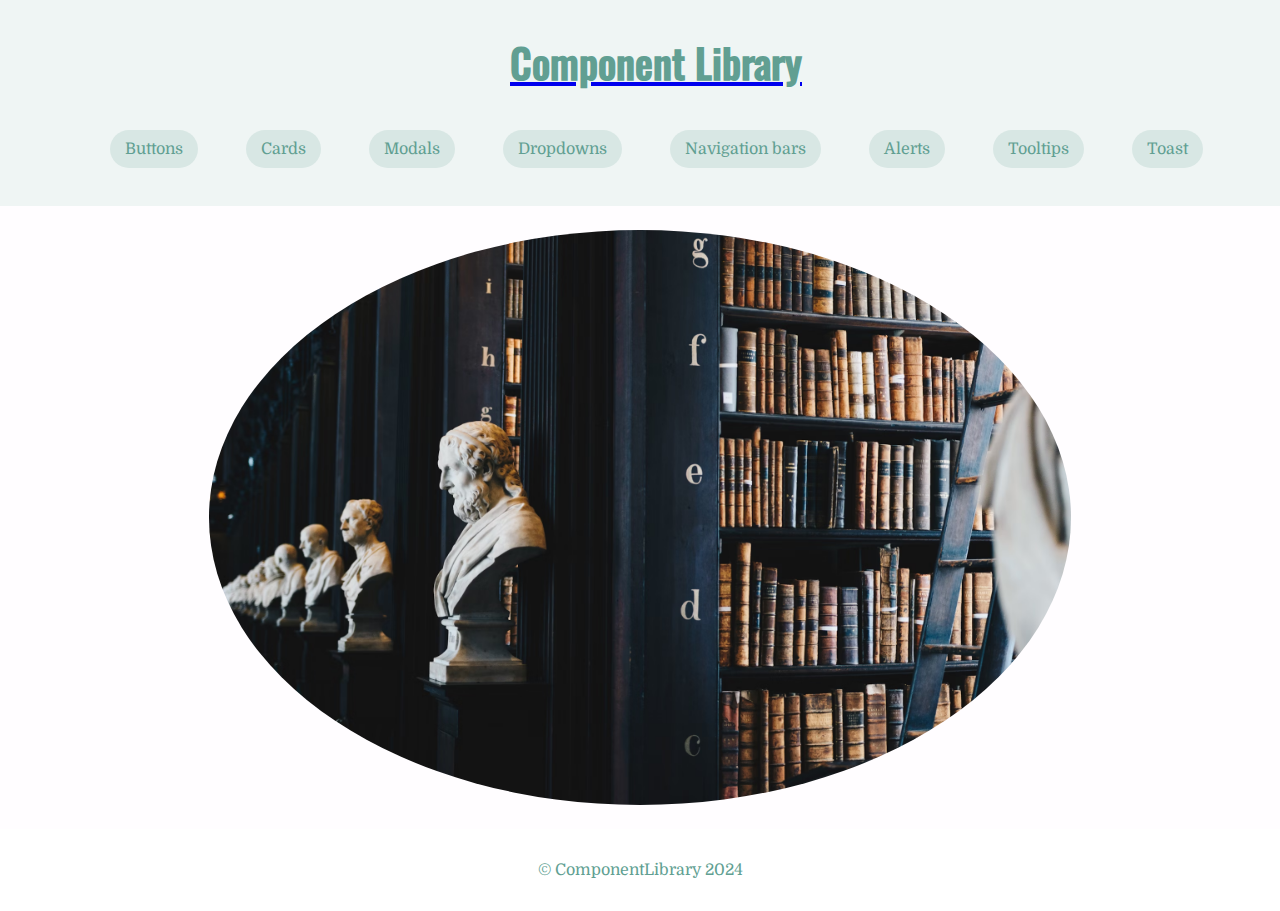
<file: src/index.html>
<!DOCTYPE html>
<html lang="en">
<head>
    <meta charset="UTF-8">
    <meta name="viewport" content="width=device-width, initial-scale=1.0">
    <title>ComponentLibrary</title>
    <link rel="stylesheet" href="./css/reset.css">
    <link rel="stylesheet" href="./css/variables.css">
    <link rel="stylesheet" href="./css/navbar.css">
    <link rel="stylesheet" href="./css/style.css">
    <link rel="stylesheet" href="./css/footer.css">
</head>
<body>
    <!-- navigation bar -->
    <nav>
        <div class="navbar_container">
            <a href="./index.html"><h1 class="nav_header">Component Library</h1></a>
            <div class="nav_component_container">
                <ul class="nav_component__list">
                    <li class="nav_component__links">
                        <a href="./buttons.html" class="links_item">Buttons</a>
                    </li>
                    <li class="nav_component__links">
                        <a href="./cards.html" class="links_item">Cards</a>
                    </li>
                    <li class="nav_component__links">
                        <a href="./modals.html" class="links_item">Modals</a>
                    </li>
                    <li class="nav_component__links">
                        <a href="./dropdowns.html" class="links_item">Dropdowns</a>
                    </li>
                    <li class="nav_component__links">
                        <a href="./navigationBars.html" class="links_item">Navigation bars</a>
                    </li>
                    <li class="nav_component__links">
                        <a href="./alert.html" class="links_item">Alerts</a>
                    </li>
                    <li class="nav_component__links">
                        <a href="./tooltips.html" class="links_item">Tooltips</a>
                    </li>
                    <li class="nav_component__links">
                        <a href="./Toast.html" class="links_item">Toast</a>
                    </li>
                </ul>
            </div>
        </div>
    </nav>
    <!-- main component of page -->
    <main>
        <!-- img of library -->
        <div class="img_container">
            <img src="./assets/images/library.avif" alt="library image" class="img_library">
        </div>
    </main>
    <!-- footer -->
    <footer>
        <div class="footer_container">
            <a href="#" class="copyright_footer">© ComponentLibrary 2024</a>
        </div>
    </footer>
</body>
</html>
</file>
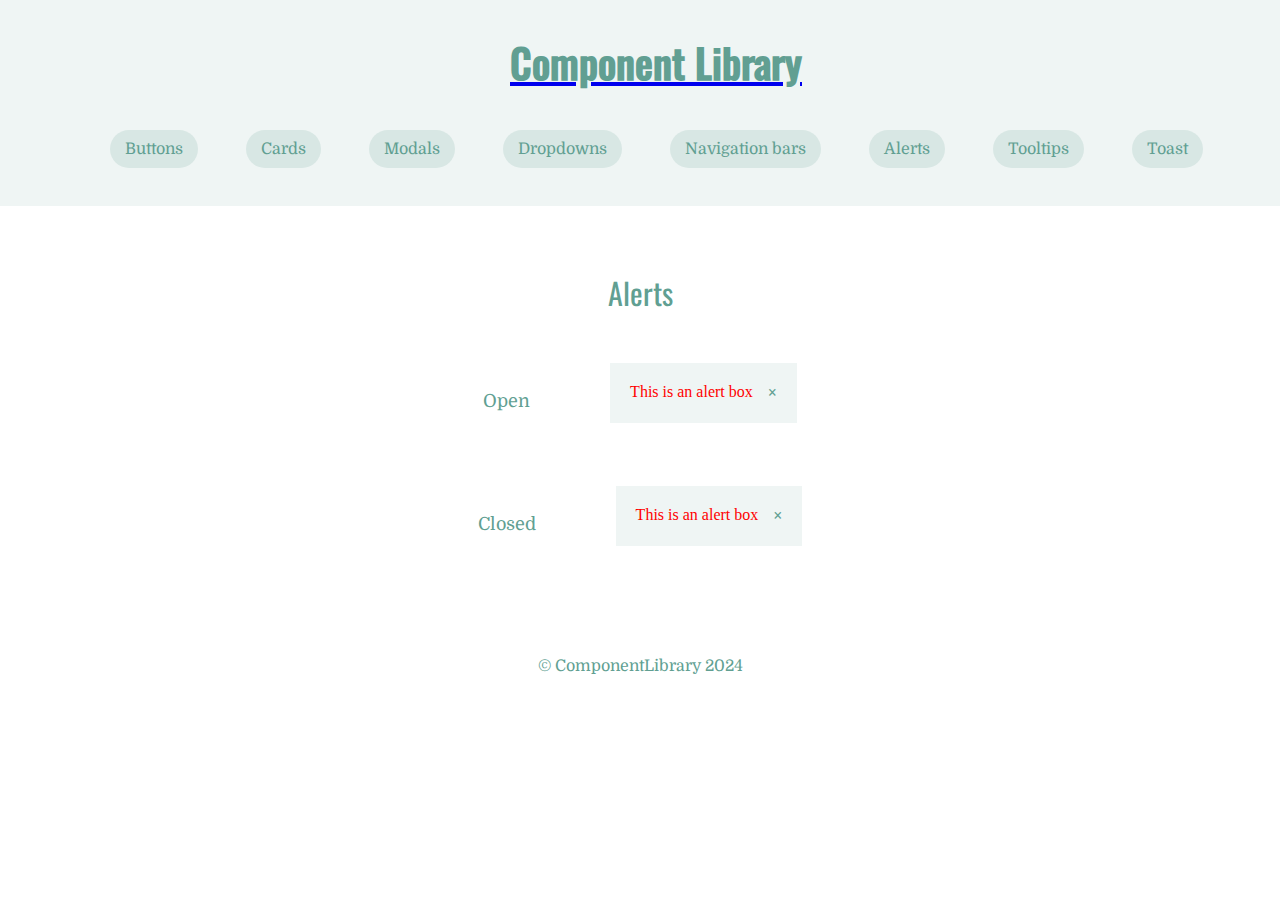
<file: src/alert.html>
<!DOCTYPE html>
<html lang="en">
<head>
    <meta charset="UTF-8">
    <meta name="viewport" content="width=device-width, initial-scale=1.0">
    <title>Alert</title>
    <link rel="stylesheet" href="./css/reset.css">
    <link rel="stylesheet" href="./css/variables.css">
    <link rel="stylesheet" href="./css/navbar.css">
    <link rel="stylesheet" href="./css/alert.css">
    <link rel="stylesheet" href="./css/footer.css">
</head>
<body>
    <!-- navigation bar -->
    <nav>
        <div class="navbar_container">
            <a href="./index.html"><h1 class="nav_header">Component Library</h1></a>
            <div class="nav_component_container">
                <ul class="nav_component__list">
                    <li class="nav_component__links">
                        <a href="./buttons.html" class="links_item">Buttons</a>
                    </li>
                    <li class="nav_component__links">
                        <a href="./cards.html" class="links_item">Cards</a>
                    </li>
                    <li class="nav_component__links">
                        <a href="./modals.html" class="links_item">Modals</a>
                    </li>
                    <li class="nav_component__links">
                        <a href="./dropdowns.html" class="links_item">Dropdowns</a>
                    </li>
                    <li class="nav_component__links">
                        <a href="./navigationBars.html" class="links_item">Navigation bars</a>
                    </li>
                    <li class="nav_component__links">
                        <a href="./alert.html" class="links_item">Alerts</a>
                    </li>
                    <li class="nav_component__links">
                        <a href="./tooltips.html" class="links_item">Tooltips</a>
                    </li>
                    <li class="nav_component__links">
                        <a href="./Toast.html" class="links_item">Toast</a>
                    </li>
                </ul>
            </div>
        </div>
    </nav>
    <!-- main component of page -->
    <main>
        <!-- alert open -->
        <div class="main_container">
            <p class="main_header">Alerts</p>
            <div class="component_container" >
                <p class="component_description">Open</p>
                <div class="alert">
                    <span class="closebtn">&times;</span>
                    This is an alert box
                </div>
            </div>
            <!-- alert closed -->
            <div class="component_container">
                <p class="component_description">Closed</p>
                <div class="alert">
                    <span class="closebtn" onclick="this.parentElement.style.display='none';">&times;</span>
                    This is an alert box
                </div> 
            </div>
        </div>
    </main>
    <!-- footer  -->
    <footer>
        <div class="footer_container">
            <a href="#" class="copyright_footer">© ComponentLibrary 2024</a>
        </div>
    </footer>
</body>
</html>
</file>
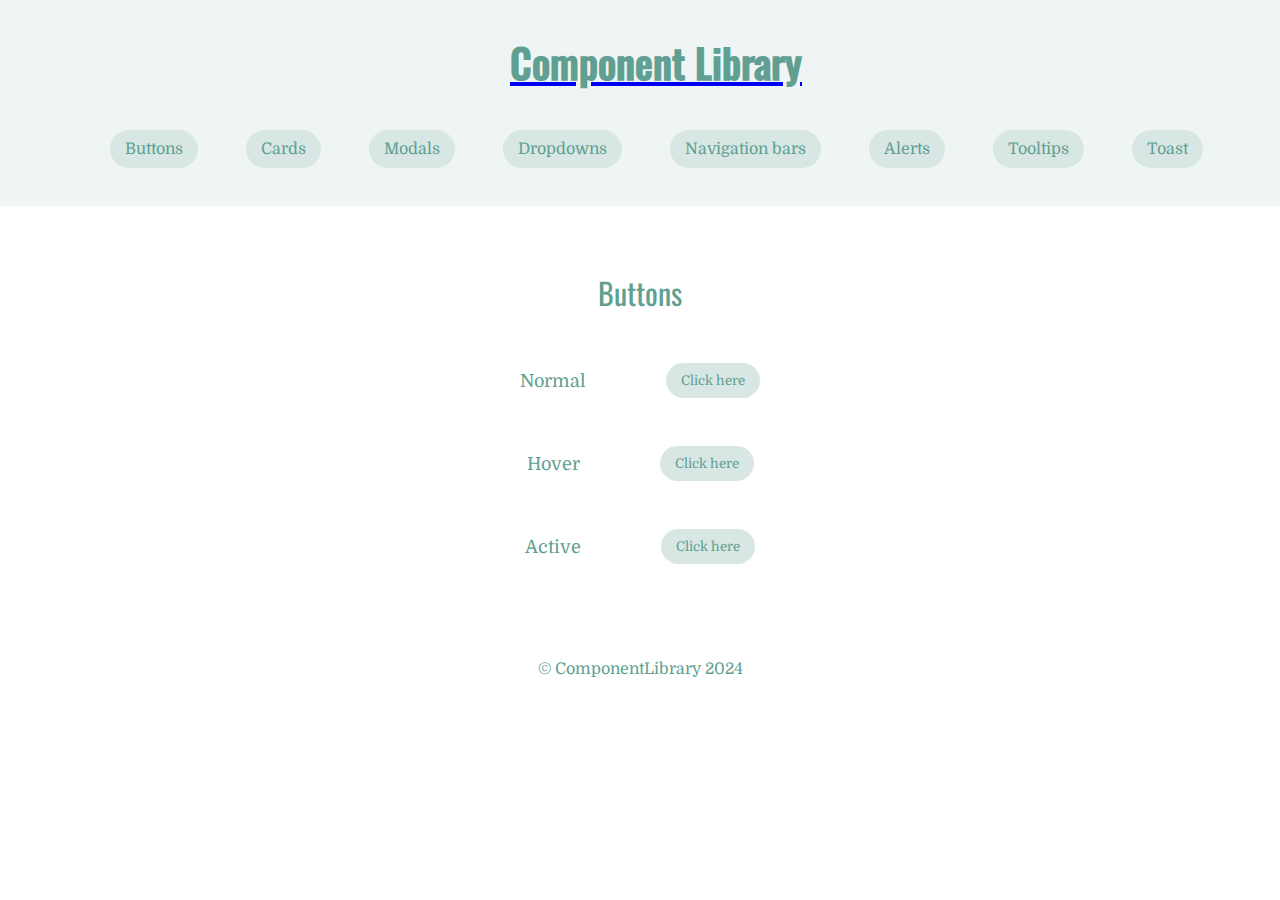
<file: src/buttons.html>
<!DOCTYPE html>
<html lang="en">
<head>
    <meta charset="UTF-8">
    <meta name="viewport" content="width=device-width, initial-scale=1.0">
    <title>Buttons</title>
    <link rel="stylesheet" href="./css/reset.css">
    <link rel="stylesheet" href="./css/variables.css">
    <link rel="stylesheet" href="./css/navbar.css">
    <link rel="stylesheet" href="./css/button.css">
    <link rel="stylesheet" href="./css/footer.css">
</head>
<body>
    <!-- navigation bar -->
    <nav>
        <div class="navbar_container">
            <a href="./index.html"><h1 class="nav_header">Component Library</h1></a>
            <div class="nav_component_container">
                <ul class="nav_component__list">
                    <li class="nav_component__links">
                        <a href="./buttons.html" class="links_item">Buttons</a>
                    </li>
                    <li class="nav_component__links">
                        <a href="./cards.html" class="links_item">Cards</a>
                    </li>
                    <li class="nav_component__links">
                        <a href="./modals.html" class="links_item">Modals</a>
                    </li>
                    <li class="nav_component__links">
                        <a href="./dropdowns.html" class="links_item">Dropdowns</a>
                    </li>
                    <li class="nav_component__links">
                        <a href="./navigationBars.html" class="links_item">Navigation bars</a>
                    </li>
                    <li class="nav_component__links">
                        <a href="./alert.html" class="links_item">Alerts</a>
                    </li>
                    <li class="nav_component__links">
                        <a href="./tooltips.html" class="links_item">Tooltips</a>
                    </li>
                    <li class="nav_component__links">
                        <a href="./Toast.html" class="links_item">Toast</a>
                    </li>
                </ul>
            </div>
        </div>
    </nav>
    <!-- main component of page -->
    <main>
        <div class="main_container">
            <p class="main_header">Buttons</p>
            <!-- normal button -->
            <div class="component_container">
                <p class="component_description">Normal</p>
                <button class="component_normal">Click here</button>
            </div>
            <!-- button hover -->
            <div class="component_container">
                <p class="component_description">Hover</p>
                <button class="component_hover">Click here</button>
            </div>
            <!-- button active -->
            <div class="component_container">
                <p class="component_description">Active</p>
                <button class="component_active">Click here</button>
            </div>
        </div>
    </main>
     <!-- footer  -->
    <footer>
        <div class="footer_container">
            <a href="#" class="copyright_footer">© ComponentLibrary 2024</a>
        </div>
    </footer>
</body>
</html>
</file>
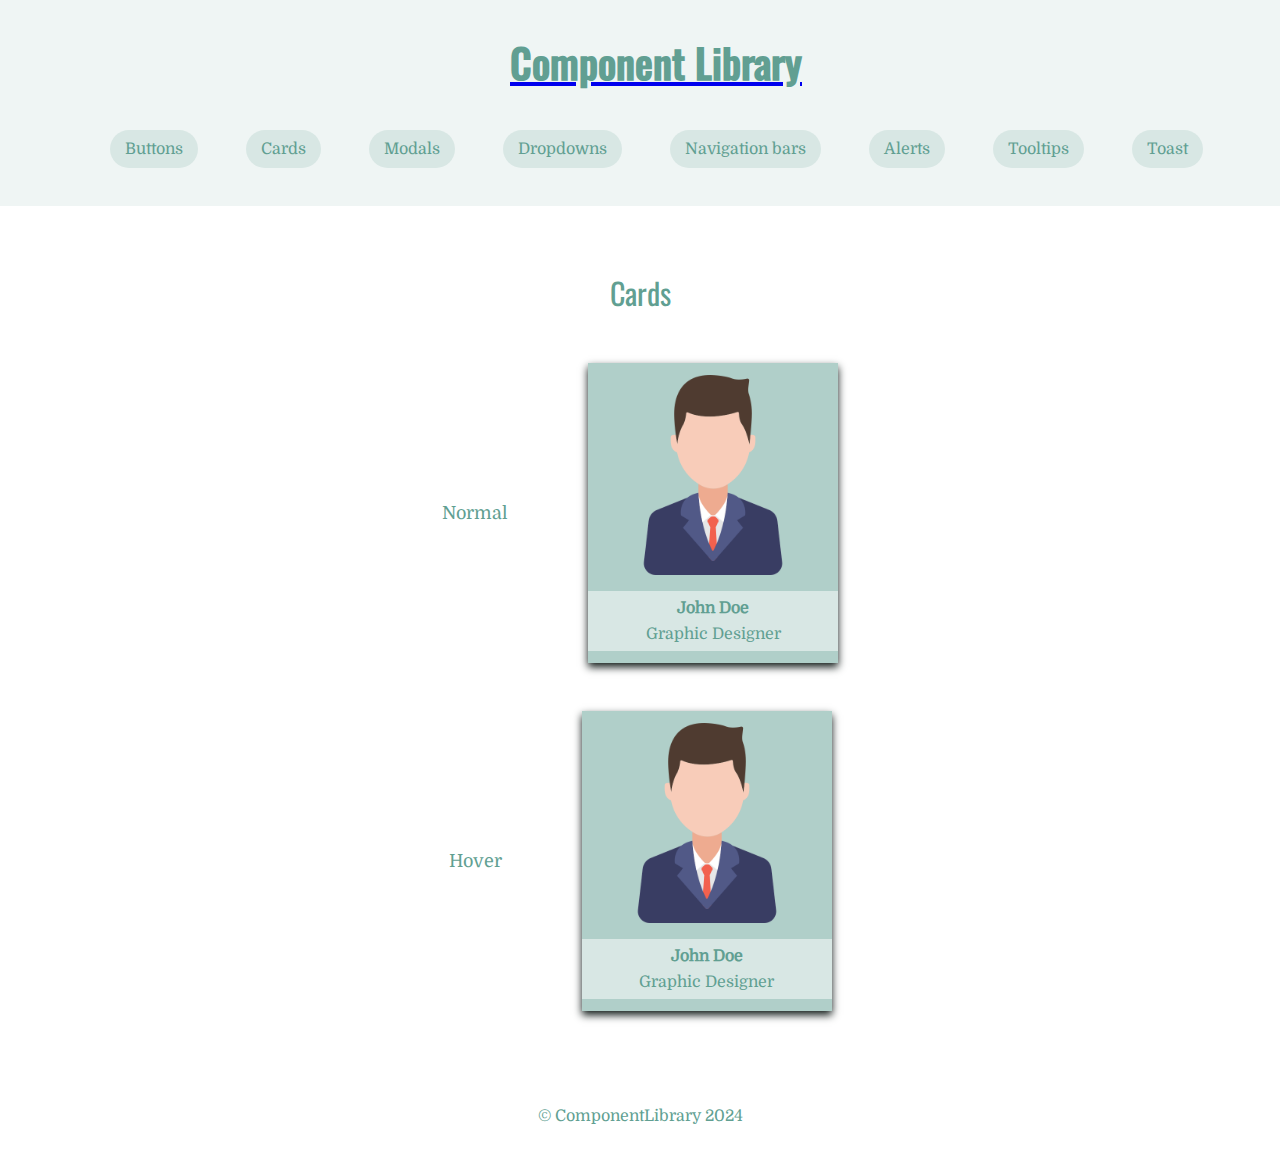
<file: src/cards.html>
<!DOCTYPE html>
<html lang="en">
<head>
    <meta charset="UTF-8">
    <meta name="viewport" content="width=device-width, initial-scale=1.0">
    <title>Cards</title>
    <link rel="stylesheet" href="./css/reset.css">
    <link rel="stylesheet" href="./css/variables.css">
    <link rel="stylesheet" href="./css/navbar.css">
    <link rel="stylesheet" href="./css/cards.css">
    <link rel="stylesheet" href="./css/footer.css">
</head>
<body>
    <!-- navigation bar -->
    <nav>
        <div class="navbar_container">
            <a href="./index.html"><h1 class="nav_header">Component Library</h1></a>
            <div class="nav_component_container">
                <ul class="nav_component__list">
                    <li class="nav_component__links">
                        <a href="./buttons.html" class="links_item">Buttons</a>
                    </li>
                    <li class="nav_component__links">
                        <a href="./cards.html" class="links_item">Cards</a>
                    </li>
                    <li class="nav_component__links">
                        <a href="./modals.html" class="links_item">Modals</a>
                    </li>
                    <li class="nav_component__links">
                        <a href="./dropdowns.html" class="links_item">Dropdowns</a>
                    </li>
                    <li class="nav_component__links">
                        <a href="./navigationBars.html" class="links_item">Navigation bars</a>
                    </li>
                    <li class="nav_component__links">
                        <a href="./alert.html" class="links_item">Alerts</a>
                    </li>
                    <li class="nav_component__links">
                        <a href="./tooltips.html" class="links_item">Tooltips</a>
                    </li>
                    <li class="nav_component__links">
                        <a href="./Toast.html" class="links_item">Toast</a>
                    </li>
                </ul>
            </div>
        </div>
    </nav>
     <!-- main component of page -->
    <main>
        <div class="main_container">
            <p class="main_header">Cards</p>
            <!-- cards normal -->
            <div class="component_container">
                <p class="component_description">Normal</p>
                <div class="card_normal">
                    <img src="./assets/images/office-man.png" alt="Avatar" class="avatar_card">
                    <div class="card_container">
                        <p class="card_text__bold">John Doe</p>
                        <p class="card_text">Graphic Designer</p>
                    </div>
                </div>
            </div>
            <!-- cards hover -->
            <div class="component_container">
                <p class="component_description">Hover</p>
                <div class="card_hover">
                    <img src="./assets/images/office-man.png" alt="Avatar" class="avatar_card">
                    <div class="card_container">
                        <p class="card_text__bold">John Doe</p>
                        <p class="card_text">Graphic Designer</p>
                    </div>
                </div>
            </div>
        </div>
    </main>
    <!-- footer  -->
    <footer>
        <div class="footer_container">
            <a href="#" class="copyright_footer">© ComponentLibrary 2024</a>
        </div>
    </footer>
</body>
</html>
</file>
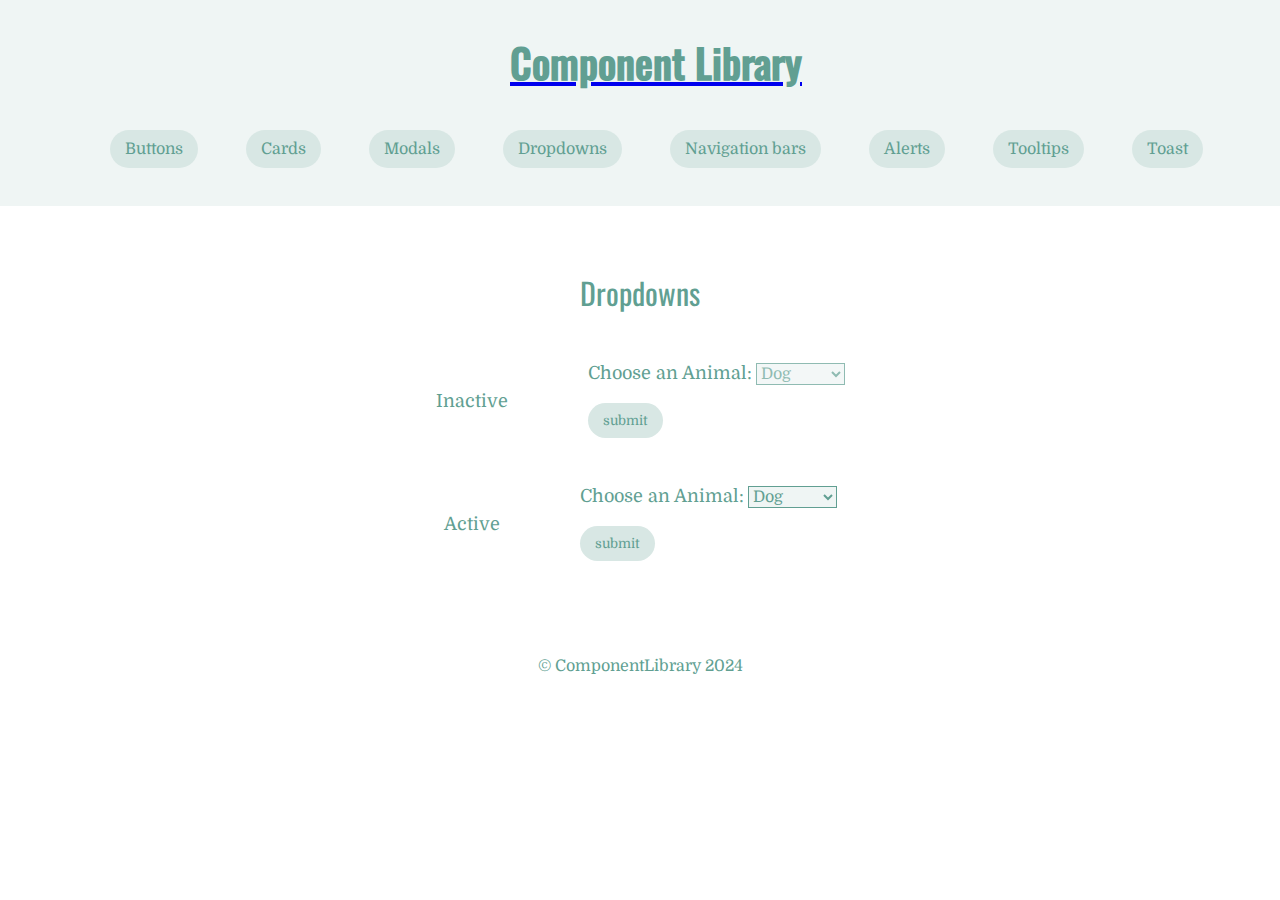
<file: src/dropdowns.html>
<!DOCTYPE html>
<html lang="en">
<head>
    <meta charset="UTF-8">
    <meta name="viewport" content="width=device-width, initial-scale=1.0">
    <title>Dropdowns</title>
    <link rel="stylesheet" href="./css/reset.css">
    <link rel="stylesheet" href="./css/variables.css">
    <link rel="stylesheet" href="./css/navbar.css">
    <link rel="stylesheet" href="./css/dropdowns.css">
    <link rel="stylesheet" href="./css/footer.css">
</head>
<body>
    <!-- navigation bar -->
    <nav>
        <div class="navbar_container">
            <a href="./index.html"><h1 class="nav_header">Component Library</h1></a>
            <div class="nav_component_container">
                <ul class="nav_component__list">
                    <li class="nav_component__links">
                        <a href="./buttons.html" class="links_item">Buttons</a>
                    </li>
                    <li class="nav_component__links">
                        <a href="./cards.html" class="links_item">Cards</a>
                    </li>
                    <li class="nav_component__links">
                        <a href="./modals.html" class="links_item">Modals</a>
                    </li>
                    <li class="nav_component__links">
                        <a href="./dropdowns.html" class="links_item">Dropdowns</a>
                    </li>
                    <li class="nav_component__links">
                        <a href="./navigationBars.html" class="links_item">Navigation bars</a>
                    </li>
                    <li class="nav_component__links">
                        <a href="./alert.html" class="links_item">Alerts</a>
                    </li>
                    <li class="nav_component__links">
                        <a href="./tooltips.html" class="links_item">Tooltips</a>
                    </li>
                    <li class="nav_component__links">
                        <a href="./Toast.html" class="links_item">Toast</a>
                    </li>
                </ul>
            </div>
        </div>
    </nav>
     <!-- main component of page -->
    <main>
        <div class="main_container">
            <p class="main_header">Dropdowns</p>
            <!-- inactive dropdown -->
            <div class="component_container">
                <p class="component_description">Inactive</p>
                <form action="#">
                    <label for="animals" class="label-animal">Choose an Animal:</label>
                    <select name="animals" id="animals" class="animal-select" disabled>
                        <option value="dog">Dog</option>
                        <option value="cat">Cat</option>
                        <option value="horse">Horse</option>
                        <option value="hamster">Hamster</option>
                    </select>
                    <br><br>
                    <input type="submit" disabled value="submit" class="submit-button_disabled">
                </form>  
            </div>
            <!-- active dropdown -->
            <div class="component_container">
                <p class="component_description">Active</p>
                <form action="#">
                    <label for="animals" class="label-animal">Choose an Animal:</label>
                    <select name="animals" id="animals" class="animal-select">
                        <option value="dog" class="animal-option">Dog</option>
                        <option value="cat" class="animal-option">Cat</option>
                        <option value="horse" class="animal-option">Horse</option>
                        <option value="hamster" class="animal-option">Hamster</option>
                    </select>
                    <br><br>
                    <input type="submit" value="submit" class="submit-button">
                </form>    
            </div>
        </div>
    </main>
    <!-- footer -->
    <footer>
        <div class="footer_container">
            <a href="#" class="copyright_footer">© ComponentLibrary 2024</a>
        </div>
    </footer>
</body>
</html>
</file>
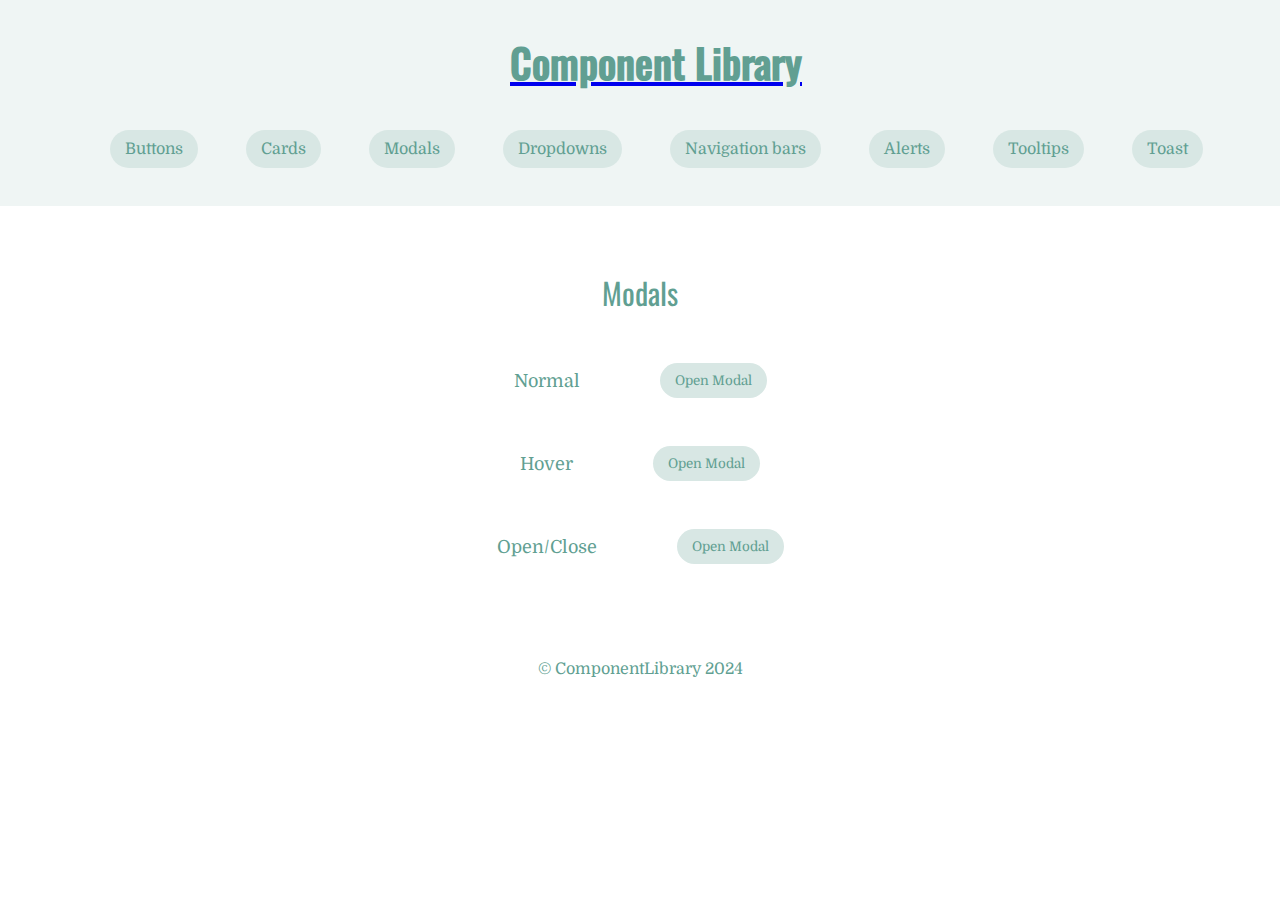
<file: src/modals.html>
<!DOCTYPE html>
<html lang="en">
<head>
    <meta charset="UTF-8">
    <meta name="viewport" content="width=device-width, initial-scale=1.0">
    <title>Modals</title>
    <link rel="stylesheet" href="./css/reset.css">
    <link rel="stylesheet" href="./css/variables.css">
    <link rel="stylesheet" href="./css/navbar.css">
    <link rel="stylesheet" href="./css/modals.css">
    <link rel="stylesheet" href="./css/footer.css">
</head>
<body>
    <!-- navigation bar -->
    <nav>
        <div class="navbar_container">
            <a href="./index.html"><h1 class="nav_header">Component Library</h1></a>
            <div class="nav_component_container">
                <ul class="nav_component__list">
                    <li class="nav_component__links">
                        <a href="./buttons.html" class="links_item">Buttons</a>
                    </li>
                    <li class="nav_component__links">
                        <a href="./cards.html" class="links_item">Cards</a>
                    </li>
                    <li class="nav_component__links">
                        <a href="./modals.html" class="links_item">Modals</a>
                    </li>
                    <li class="nav_component__links">
                        <a href="./dropdowns.html" class="links_item">Dropdowns</a>
                    </li>
                    <li class="nav_component__links">
                        <a href="./navigationBars.html" class="links_item">Navigation bars</a>
                    </li>
                    <li class="nav_component__links">
                        <a href="./alert.html" class="links_item">Alerts</a>
                    </li>
                    <li class="nav_component__links">
                        <a href="./tooltips.html" class="links_item">Tooltips</a>
                    </li>
                    <li class="nav_component__links">
                        <a href="./Toast.html" class="links_item">Toast</a>
                    </li>
                </ul>
            </div>
        </div>
    </nav>
    <!-- main component of page -->
    <main>
        <div class="main_container">
            <p class="main_header">Modals</p>
            <!-- modal normal -->
            <div class="component_container">
                <p class="component_description">Normal</p>
                <button class="modal-normal">Open Modal</button>
            </div>
            <!-- modal hover -->
            <div class="component_container">
                <p class="component_description">Hover</p>
                <button class="modal-hover">Open Modal</button>
            </div>
            <!-- modal open/close -->
            <div class="component_container">
                <p class="component_description">Open/Close</p>
                <!-- open modal -->
                <button id="myBtn" class="button-open">Open Modal</button>
                <!-- The modal -->
                <div id="myModal" class="modal">
                <!-- modal content -->
                    <div class="modal-content">
                        <span class="close">&times;</span>
                        <p>Lorem, ipsum dolor sit amet consectetur adipisicing elit. Dicta, rem!</p>
                    </div>
                </div>
            </div> 
    <!-- link to js file -->
    <script src="./js/app.js"></script>
    </main>
    <!-- footer -->
    <footer>
        <div class="footer_container">
            <a href="#" class="copyright_footer">© ComponentLibrary 2024</a>
        </div>
    </footer>
</body>
</html>
</file>
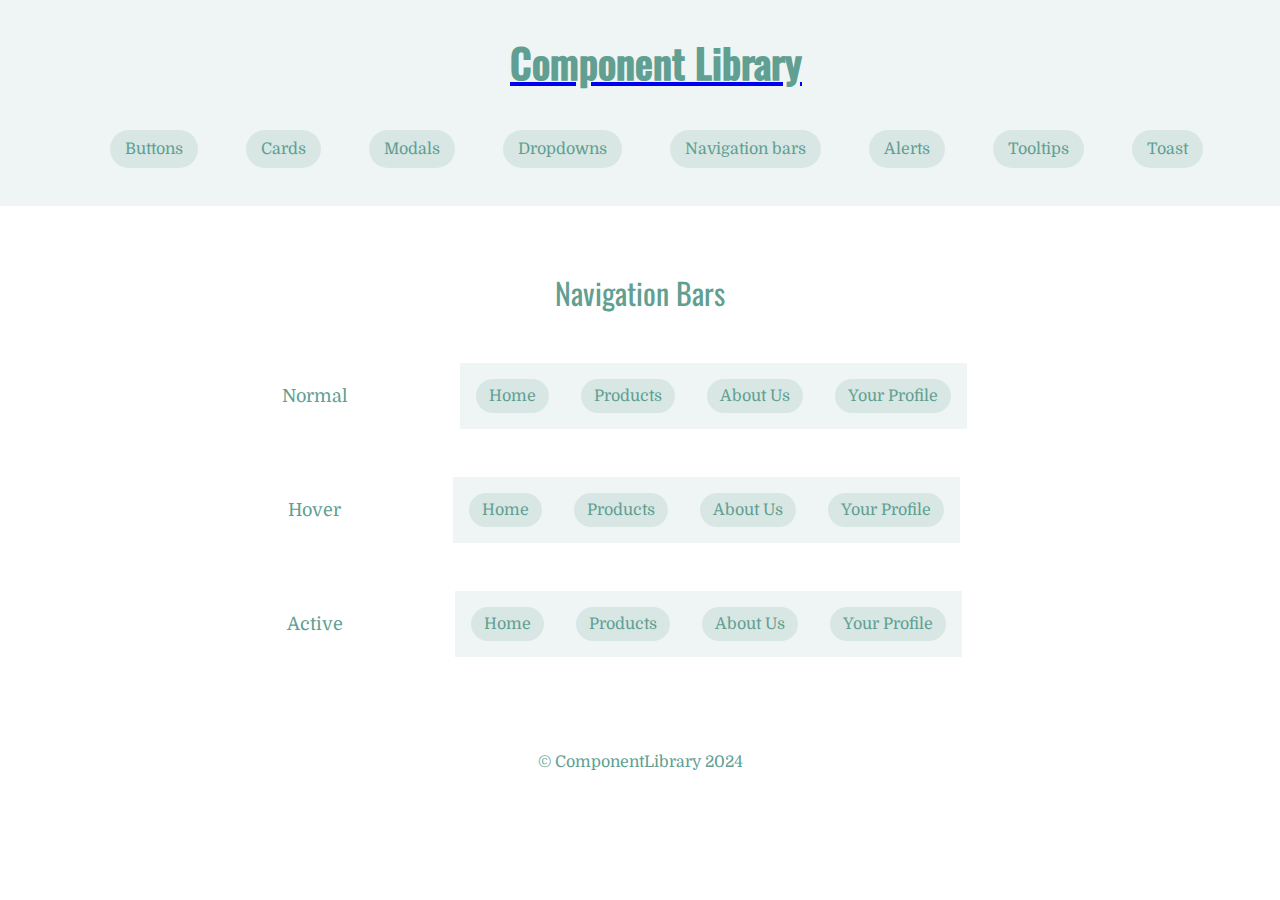
<file: src/navigationBars.html>
<!DOCTYPE html>
<html lang="en">
<head>
    <meta charset="UTF-8">
    <meta name="viewport" content="width=device-width, initial-scale=1.0">
    <title>NavigationBars</title>
    <link rel="stylesheet" href="./css/reset.css">
    <link rel="stylesheet" href="./css/variables.css">
    <link rel="stylesheet" href="./css/navbar.css">
    <link rel="stylesheet" href="./css/navigationBars.css">
    <link rel="stylesheet" href="./css/footer.css">
</head>
<body>
    <!-- navigation bar -->
    <nav>
        <div class="navbar_container">
            <a href="./index.html"><h1 class="nav_header">Component Library</h1></a>
            <div class="nav_component_container">
                <ul class="nav_component__list">
                    <li class="nav_component__links">
                        <a href="./buttons.html" class="links_item">Buttons</a>
                    </li>
                    <li class="nav_component__links">
                        <a href="./cards.html" class="links_item">Cards</a>
                    </li>
                    <li class="nav_component__links">
                        <a href="./modals.html" class="links_item">Modals</a>
                    </li>
                    <li class="nav_component__links">
                        <a href="./dropdowns.html" class="links_item">Dropdowns</a>
                    </li>
                    <li class="nav_component__links">
                        <a href="./navigationBars.html" class="links_item">Navigation bars</a>
                    </li>
                    <li class="nav_component__links">
                        <a href="./alert.html" class="links_item">Alerts</a>
                    </li>
                    <li class="nav_component__links">
                        <a href="./tooltips.html" class="links_item">Tooltips</a>
                    </li>
                    <li class="nav_component__links">
                        <a href="./Toast.html" class="links_item">Toast</a>
                    </li>
                </ul>
            </div>
        </div>
    </nav>
    <!-- main component of page -->
    <main>
        <div class="main_container">
            <p class="main_header">Navigation Bars</p>
            <!-- nav bar normal -->
            <div class="component_container">
                <p class="component_description">Normal</p>
                <nav class="main_nav__container">
                    <ul class="ul-container">
                        <li class="li-item_normal">Home</li>
                        <li class="li-item_normal">Products</li>
                        <li class="li-item_normal">About Us</li>
                        <li class="li-item_normal">Your Profile</li>
                    </ul>
                </nav>
            </div>
            <!-- nav bar hover -->
            <div class="component_container">
                <p class="component_description">Hover</p>
                <nav class="main_nav__container">
                    <ul class="ul-container">
                        <li class="li-item_hover">Home</li>
                        <li class="li-item_hover">Products</li>
                        <li class="li-item_hover">About Us</li>
                        <li class="li-item_hover">Your Profile</li>
                    </ul>
                </nav>
            </div>
            <!-- nav bar active -->
            <div class="component_container">
                <p class="component_description">Active</p>
                <nav class="main_nav__container">
                    <ul class="ul-container">
                        <li class="li-item_active">Home</li>
                        <li class="li-item_active">Products</li>
                        <li class="li-item_active">About Us</li>
                        <li class="li-item_active">Your Profile</li>
                    </ul>
                </nav>
            </div>
        </div>
    </main>
    <!-- footer -->
    <footer>
        <div class="footer_container">
            <a href="#" class="copyright_footer">© ComponentLibrary 2024</a>
        </div>
    </footer>
</body>
</html>
</file>
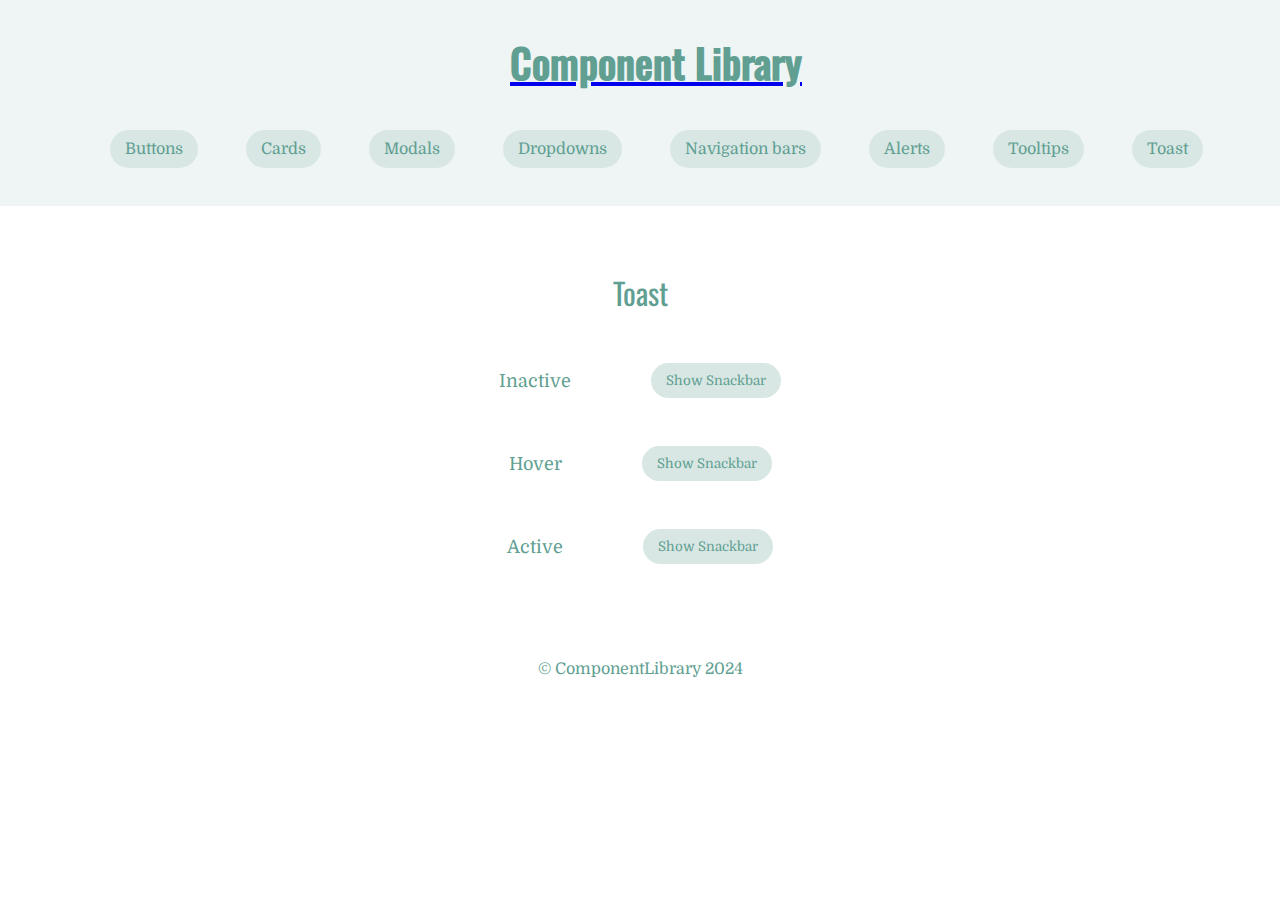
<file: src/Toast.html>
<!DOCTYPE html>
<html lang="en">
<head>
    <meta charset="UTF-8">
    <meta name="viewport" content="width=device-width, initial-scale=1.0">
    <title>Toast</title>
    <link rel="stylesheet" href="./css/reset.css">
    <link rel="stylesheet" href="./css/variables.css">
    <link rel="stylesheet" href="./css/navbar.css">
    <link rel="stylesheet" href="./css/toast.css">
    <link rel="stylesheet" href="./css/footer.css">
</head>
<body>
    <!-- navigation bar -->
    <nav>
        <div class="navbar_container">
            <a href="./index.html"><h1 class="nav_header">Component Library</h1></a>
            <div class="nav_component_container">
                <ul class="nav_component__list">
                    <li class="nav_component__links">
                        <a href="./buttons.html" class="links_item">Buttons</a>
                    </li>
                    <li class="nav_component__links">
                        <a href="./cards.html" class="links_item">Cards</a>
                    </li>
                    <li class="nav_component__links">
                        <a href="./modals.html" class="links_item">Modals</a>
                    </li>
                    <li class="nav_component__links">
                        <a href="./dropdowns.html" class="links_item">Dropdowns</a>
                    </li>
                    <li class="nav_component__links">
                        <a href="./navigationBars.html" class="links_item">Navigation bars</a>
                    </li>
                    <li class="nav_component__links">
                        <a href="./alert.html" class="links_item">Alerts</a>
                    </li>
                    <li class="nav_component__links">
                        <a href="./tooltips.html" class="links_item">Tooltips</a>
                    </li>
                    <li class="nav_component__links">
                        <a href="./Toast.html" class="links_item">Toast</a>
                    </li>
                </ul>
            </div>
        </div>
    </nav>
    <!-- main component of page -->
    <main>
        <div class="main_container">
            <p class="main_header">Toast</p>
            <!-- toast inactive -->
            <div class="component_container">
                <p class="component_description">Inactive</p>
                <button class="button-inactive" disabled>Show Snackbar</button>
            </div>
            <!-- toast hover -->
            <div class="component_container">
                <p class="component_description">Hover</p>
                <button class="button-hover">Show Snackbar</button>
            </div>
            <!-- toast active -->
            <div class="component_container">
                <p class="component_description">Active</p>
                <button onclick="myFunction()" class="button-active">Show Snackbar</button>
                <div id="snackbar">Lorem, ipsum dolor.</div>
            </div>
        </div>
    </main>
    <!-- link to js file -->
    <script src="./js/toast.js"></script>
    <!-- footer -->
    <footer>
        <div class="footer_container">
            <a href="#" class="copyright_footer">© ComponentLibrary 2024</a>
        </div>
    </footer>
</body>
</html>
</file>
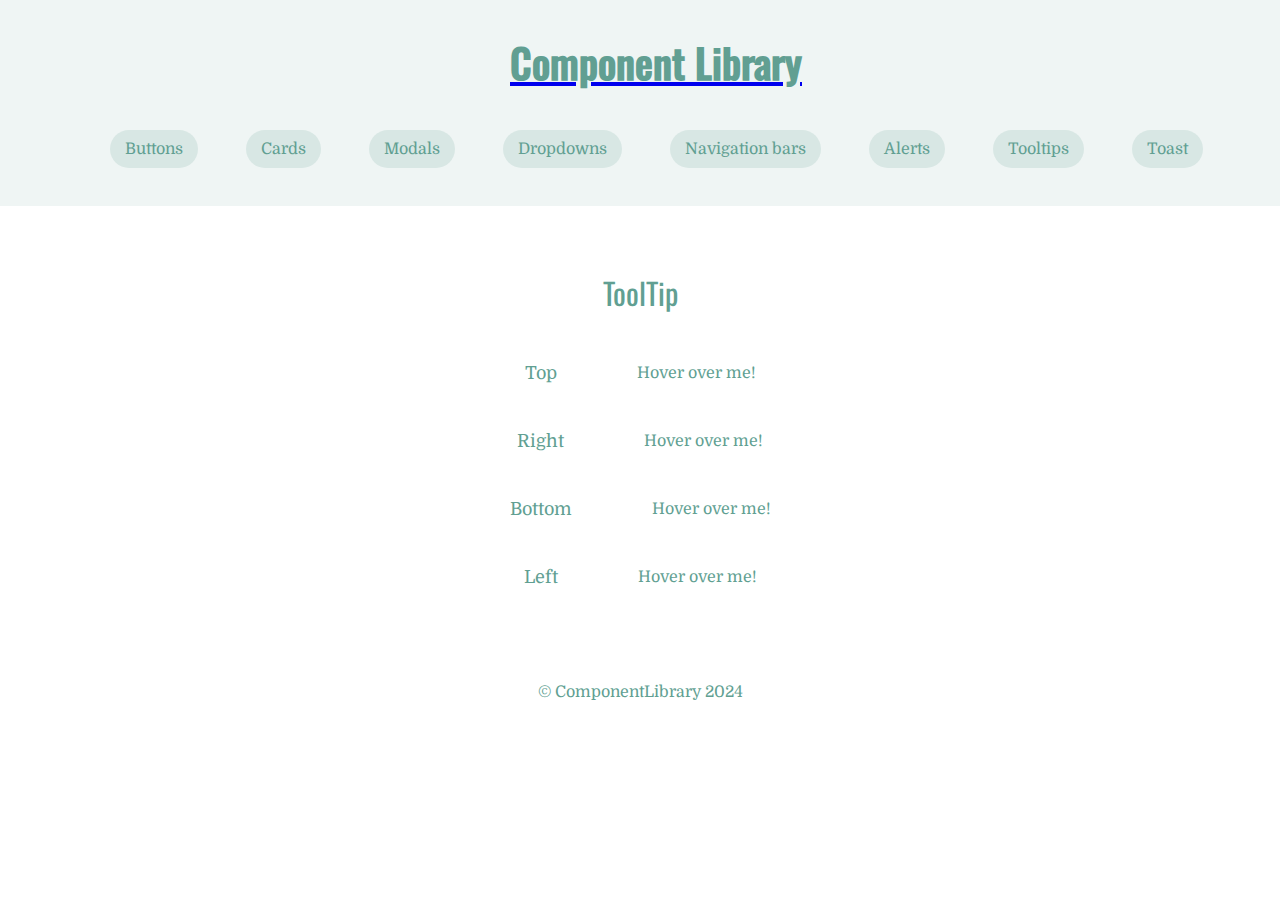
<file: src/tooltips.html>
<!DOCTYPE html>
<html lang="en">
<head>
    <meta charset="UTF-8">
    <meta name="viewport" content="width=device-width, initial-scale=1.0">
    <title>ToolTip</title>
    <link rel="stylesheet" href="./css/reset.css">
    <link rel="stylesheet" href="./css/variables.css">
    <link rel="stylesheet" href="./css/navbar.css">
    <link rel="stylesheet" href="./css/tooltips.css">
    <link rel="stylesheet" href="./css/footer.css">
</head>
<body>
    <!-- navigation bar -->
    <nav>
        <div class="navbar_container">
            <a href="./index.html"><h1 class="nav_header">Component Library</h1></a>
            <div class="nav_component_container">
                <ul class="nav_component__list">
                    <li class="nav_component__links">
                        <a href="./buttons.html" class="links_item">Buttons</a>
                    </li>
                    <li class="nav_component__links">
                        <a href="./cards.html" class="links_item">Cards</a>
                    </li>
                    <li class="nav_component__links">
                        <a href="./modals.html" class="links_item">Modals</a>
                    </li>
                    <li class="nav_component__links">
                        <a href="./dropdowns.html" class="links_item">Dropdowns</a>
                    </li>
                    <li class="nav_component__links">
                        <a href="./navigationBars.html" class="links_item">Navigation bars</a>
                    </li>
                    <li class="nav_component__links">
                        <a href="./alert.html" class="links_item">Alerts</a>
                    </li>
                    <li class="nav_component__links">
                        <a href="./tooltips.html" class="links_item">Tooltips</a>
                    </li>
                    <li class="nav_component__links">
                        <a href="./Toast.html" class="links_item">Toast</a>
                    </li>
                </ul>
            </div>
        </div>
    </nav>
    <!-- main component of page -->
    <main>
        <div class="main_container">
            <p class="main_header">ToolTip</p>
            <!-- tooltips top -->
            <div class="component_container">
                <p class="component_description">Top</p>
                <div style="text-align:center;">
                    <div class="tooltip-top">Hover over me!
                        <span class="tooltip-text">Lorem, ipsum.</span>
                    </div>
                </div> 
            </div>
            <!-- tooltips right -->
            <div class="component_container">
                <p class="component_description">Right</p>
                <div style="text-align:center;">
                    <div class="tooltip-right">Hover over me!
                        <span class="tooltip-text">Lorem, ipsum.</span>
                    </div>
                </div>  
            </div>
            <!-- tooltips bottom -->
            <div class="component_container">
                <p class="component_description">Bottom</p>
                <div style="text-align:center;">
                    <div class="tooltip-bottom">Hover over me!
                        <span class="tooltip-text">Lorem, ipsum.</span>
                    </div>
                </div>
            </div>
            <!-- tooltips left -->
            <div class="component_container">
                <p class="component_description">Left</p>
                <div style="text-align:center;">
                    <div class="tooltip-left">Hover over me!
                        <span class="tooltip-text">Lorem, ipsum.</span>
                    </div>
                </div>         
            </div>
        </div>
    </main>
    <!-- footer -->
    <footer>
        <div class="footer_container">
            <a href="#" class="copyright_footer">© ComponentLibrary 2024</a>
        </div>
    </footer>
</body>
</html>
</file>
<file: src/css/variables.css>
:root {
    --primary-font-color: #619f92;
    
    --primary-background-color: #fffdff;
    --navbar-background-color: #EFF5F4;
    
    --button-style-color: #D8E7E4;
    --button-hover-color: #27403A;

    --card-background-color: #B0CFC9;
}
</file>
<file: src/css/navbar.css>
/* fonts */
@font-face {
    font-family: oswald-medium;
    src: url(../assets/fonts/Oswald-Medium.ttf);
}
@font-face {
    font-family: domine-regular;
    src: url(../assets/fonts/Domine-Regular.ttf);
}
/* navbar container */
.navbar_container {
    background-color: var(--navbar-background-color);
    display: flex;
    flex-direction: column;
    align-items: center;
    justify-content: center;
    padding-left: 2rem;
    padding-top: 2rem;
    padding-bottom: 2rem;
    gap: 3rem;
}
/* header */
.nav_header {
    color: var(--primary-font-color);
    font-size: 2.5rem;
    font-family: oswald-medium;
}
/* nav links */
.nav_component__list {
    display: flex;
    flex-direction: row;
    flex-wrap: wrap;
    align-items: center;
    justify-content: center;
    gap: 3rem;
    padding-bottom: 1rem;
}
.links_item {
    color: var(--primary-font-color);
    text-decoration: none;
    font-size: 1.125;
    font-family: domine-regular;
    background-color: var(--button-style-color);
    padding: 10px 15px;
    text-align: center;
    border-radius: 20px;
    
}
.links_item:hover {
    background-color: var(--button-hover-color);
    transition: color 0.3s linear;
}

@media screen and (max-width: 400px) {
    .navbar_container {
        padding-left: 1rem;
        padding-top: 1rem;
    }   
}
</file>
<file: src/css/style.css>
body {
    width: 100%;
    height: 100%;
}
main {
    background-color: var(--primary-background-color);
    padding: 1.5rem;
}
/* image styling */
.img_container {
    display: flex;
    align-items: center;
    justify-content: center;
}
.img_library {
    width: 70%;
    height: auto;
    border-radius: 150%;
}
</file>
<file: src/css/footer.css>
/* fonts */
@font-face {
    font-family: domine-regular;
    src: url(../assets/fonts/Domine-Regular.ttf);
}
/* footer container */
.footer_container {
    display: flex;
    align-items: center;
    justify-content: center;
    padding: 2rem;
}
/* copyright styling */
.copyright_footer {
    font-family: domine-regular;
    color: var(--primary-font-color);
    text-decoration: none;
    font-size: 1.125;
}
.copyright_footer:hover {
    color: var(--button-hover-color);
}
</file>
<file: src/css/alert.css>
/* fonts */
@font-face {
    font-family: oswald-regular;
    src: url(../assets/fonts/Oswald-Regular.ttf);
}
@font-face {
    font-family: domine-regular;
    src: url(../assets/fonts/Domine-Regular.ttf);
}
body {
    width: 100%;
    height: 100%;
}
.main_container {
    display: flex;
    flex-direction: column;
    align-items: center;
    justify-content: center;
    gap: 3rem;
    padding-top: 5%;
    padding-bottom: 5%;
}
/* header styling */
.main_header {
    color: var(--primary-font-color);
    font-size: 1.875rem;
    font-family: oswald-regular;
}
.component_container {
    display: flex;
    flex-direction: row;
    justify-content: center;
    align-items: center;
    gap: 5rem;
    flex-wrap: wrap;
}
.component_description {
    font-size: 1.125rem;
    font-family: domine-regular;
    color: var(--primary-font-color);
}

/* alert message box */
.alert {
    padding: 20px;
    background-color: var(--navbar-background-color);
    color: red;
    margin-bottom: 15px;
}

/* close button */
.closebtn {
    margin-left: 15px;
    color: var(--primary-font-color);
    font-weight: 700;
    float: right;
    font-size: 1rem;
    line-height: 20px;
    cursor: pointer;
    transition: 0.3s;
}

/* close button hover */
.closebtn:hover {
    color: var(--button-hover-color);
}
</file>
<file: src/css/button.css>
/* fonts */
@font-face {
    font-family: oswald-regular;
    src: url(../assets/fonts/Oswald-Regular.ttf);
}
@font-face {
    font-family: domine-regular;
    src: url(../assets/fonts/Domine-Regular.ttf);
}
body {
    width: 100%;
    height: 100%;
}
.main_container {
    display: flex;
    flex-direction: column;
    align-items: center;
    justify-content: center;
    gap: 3rem;
    padding-top: 5%;
    padding-bottom: 5%;
}
/* header styling */
.main_header {
    color: var(--primary-font-color);
    font-size: 1.875rem;
    font-family: oswald-regular;
}
.component_container {
    display: flex;
    flex-direction: row;
    justify-content: center;
    align-items: center;
    gap: 5rem;
    flex-wrap: wrap;
}
.component_description {
    font-size: 1.125rem;
    font-family: domine-regular;
    color: var(--primary-font-color);
}
/* button normal */
.component_normal {
    color: var(--primary-font-color);
    font-size: 1.125;
    font-family: domine-regular;
    background-color: var(--button-style-color);
    padding: 10px 15px;
    text-align: center;
    border-radius: 20px;
    border: none;
    cursor: pointer;
}
/* button hover */
.component_hover {
    color: var(--primary-font-color);
    font-size: 1.125;
    font-family: domine-regular;
    background-color: var(--button-style-color);
    padding: 10px 15px;
    text-align: center;
    border-radius: 20px;
    border: none;
    cursor: pointer;
}
.component_hover:hover {
    background-color: var(--button-hover-color);
    transition: color 0.3s linear;
}
/* button active */
.component_active {
    color: var(--primary-font-color);
    font-size: 1.125;
    font-family: domine-regular;
    background-color: var(--button-style-color);
    padding: 10px 15px;
    text-align: center;
    border-radius: 20px;
    border: none;
    cursor: pointer;
}
.component_active:active {
    background-color: var(--button-hover-color);
    transition: color 0.3s linear;
}
</file>
<file: src/css/cards.css>
/* fonts */
@font-face {
    font-family: oswald-regular;
    src: url(../assets/fonts/Oswald-Regular.ttf);
}
@font-face {
    font-family: domine-regular;
    src: url(../assets/fonts/Domine-Regular.ttf);
}
body {
    width: 100%;
    height: 100%;
}
.main_container {
    display: flex;
    flex-direction: column;
    align-items: center;
    justify-content: center;
    gap: 3rem;
    padding-top: 5%;
    padding-bottom: 5%;
    flex-wrap: wrap;
}
/* header styling */
.main_header {
    color: var(--primary-font-color);
    font-size: 1.875rem;
    font-family: oswald-regular;
}
.component_container {
    display: flex;
    flex-direction: row;
    justify-content: center;
    align-items: center;
    gap: 5rem;
}
.component_description {
    font-size: 1.125rem;
    font-family: domine-regular;
    color: var(--primary-font-color);
}
/* card normal */
.card_normal {
    display: flex;
    flex-direction: column;
    align-items: center;
    justify-content: center;
    /* gap: 1rem; */
    background-color: var(--card-background-color);
    width: 250px;
    height: 300px;
    gap: 1rem;
    box-shadow: 0 4px 8px 0 #0F1816;
}
.avatar_card {
    width: 80%;
}
.card_container {
    background-color: #D8E7E4;
    width: 250px;
    height: 20%;
    display: flex;
    justify-content: center;
    align-items: center;
    flex-direction: column;
    gap: 0.5rem;
}
.card_text__bold {
    font-family: domine-regular;
    font-size: 1rem;
    color: var(--primary-font-color);
    font-weight: 700;
}
.card_text {
    font-family: domine-regular;
    font-size: 1rem;
    color: var(--primary-font-color);
}
/* card hover */
.card_hover {
    display: flex;
    flex-direction: column;
    align-items: center;
    justify-content: center;
    /* gap: 1rem; */
    background-color: var(--card-background-color);
    width: 250px;
    height: 300px;
    gap: 1rem;
    box-shadow: 0 4px 8px 0 #0F1816;
}
.card_hover:hover {
    box-shadow: 0 10px 18px 0 #0F1816;
}

@media screen and (max-width: 400px) {
    .card_normal {
        width: 200px;
        height: 250px;
    }
    .card_container {
        width: 200px;
    }
    .card_hover {
        width: 200px;
        height: 250px;
    }
}
</file>
<file: src/css/dropdowns.css>
/* fonts */
@font-face {
    font-family: oswald-regular;
    src: url(../assets/fonts/Oswald-Regular.ttf);
}
@font-face {
    font-family: domine-regular;
    src: url(../assets/fonts/Domine-Regular.ttf);
}
body {
    width: 100%;
    height: 100%;
}
.main_container {
    display: flex;
    flex-direction: column;
    align-items: center;
    justify-content: center;
    gap: 3rem;
    padding-top: 5%;
    padding-bottom: 5%;
}
/* header styling */
.main_header {
    color: var(--primary-font-color);
    font-size: 1.875rem;
    font-family: oswald-regular;
}
.component_container {
    display: flex;
    flex-direction: row;
    justify-content: center;
    align-items: center;
    gap: 5rem;
    flex-wrap: wrap;
}
.component_description {
    font-size: 1.125rem;
    font-family: domine-regular;
    color: var(--primary-font-color);
}

.label-animal {
    font-size: 1.125rem;
    color: var(--primary-font-color);
    font-family: domine-regular;
}
.animal-select {
    font-size: 1rem;
    color: var(--primary-font-color);
    background-color: var(--navbar-background-color);
    border-color: var(--primary-font-color);
    font-family: domine-regular;
}
/* dropdown normal */
.submit-button {
    color: var(--primary-font-color);
    font-size: 1.125;
    font-family: domine-regular;
    background-color: var(--button-style-color);
    padding: 10px 15px;
    text-align: center;
    border-radius: 20px;
    border: none;
    cursor: pointer;
}
.submit-button:hover {
    background-color: var(--button-hover-color);
    transition: color 0.3s linear;
}
/* dropdown disabled */
.submit-button_disabled {
    color: var(--primary-font-color);
    font-size: 1.125;
    font-family: domine-regular;
    background-color: var(--button-style-color);
    padding: 10px 15px;
    text-align: center;
    border-radius: 20px;
    border: none;
}
</file>
<file: src/css/modals.css>
/* fonts */
@font-face {
    font-family: oswald-regular;
    src: url(../assets/fonts/Oswald-Regular.ttf);
}
@font-face {
    font-family: domine-regular;
    src: url(../assets/fonts/Domine-Regular.ttf);
}
body {
    width: 100%;
    height: 100%;
}
.main_container {
    display: flex;
    flex-direction: column;
    align-items: center;
    justify-content: center;
    gap: 3rem;
    padding-top: 5%;
    padding-bottom: 5%;
}
/* header styling */
.main_header {
    color: var(--primary-font-color);
    font-size: 1.875rem;
    font-family: oswald-regular;
}
.component_container {
    display: flex;
    flex-direction: row;
    justify-content: center;
    align-items: center;
    gap: 5rem;
    flex-wrap: wrap;
}
.component_description {
    font-size: 1.125rem;
    font-family: domine-regular;
    color: var(--primary-font-color);
}
/* modal normal */
.modal-normal {
    color: var(--primary-font-color);
    font-size: 1.125;
    font-family: domine-regular;
    background-color: var(--button-style-color);
    padding: 10px 15px;
    text-align: center;
    border-radius: 20px;
    border: none;
    cursor: pointer;
}
/* modal hover */
.modal-hover {
    color: var(--primary-font-color);
    font-size: 1.125;
    font-family: domine-regular;
    background-color: var(--button-style-color);
    padding: 10px 15px;
    text-align: center;
    border-radius: 20px;
    border: none;
    cursor: pointer;
}
.modal-hover:hover {
    background-color: var(--button-hover-color);
    transition: color 0.3s linear;
}
/* modal open */
.button-open {
    color: var(--primary-font-color);
    font-size: 1.125;
    font-family: domine-regular;
    background-color: var(--button-style-color);
    padding: 10px 15px;
    text-align: center;
    border-radius: 20px;
    border: none;
    cursor: pointer;
}
.button-open:hover {
    background-color: var(--button-hover-color);
    transition: color 0.3s linear;
}

/* modal background */
.modal {
    display: none;
    position: relative;
    z-index: 0;
    padding-top: 20px;
    padding-bottom: 20px;
    left: 0;
    top: 0;
    width: 30%;
    height: 30%;
    overflow: auto;
    background-color: var(--navbar-background-color);
}

/* modal content */
.modal-content {
    color: var(--primary-font-color);
    background-color: var(--navbar-background-color);
    margin: auto;
    padding: 20px;
    border: 1px solid var(--primary-font-color);
    width: 80%;
    font-family: domine-regular;
    font-size: 1rem;
}

/* close button */
.close {
    color: var(--primary-font-color);
    float: right;
    font-size: 1.125rem;
    font-weight: 700;
}
.close:hover,
.close:focus {
    color: var(--button-hover-color);
    text-decoration: none;
    cursor: pointer;
}
</file>
<file: src/css/navigationBars.css>
/* fonts */
@font-face {
    font-family: oswald-regular;
    src: url(../assets/fonts/Oswald-Regular.ttf);
}
@font-face {
    font-family: domine-regular;
    src: url(../assets/fonts/Domine-Regular.ttf);
}
body {
    width: 100%;
    height: 100%;
}
/* navbar container */
.main_container {
    display: flex;
    flex-direction: column;
    align-items: center;
    justify-content: center;
    gap: 3rem;
    padding-top: 5%;
    padding-bottom: 5%;
}
/* header */
.main_header {
    color: var(--primary-font-color);
    font-size: 1.875rem;
    font-family: oswald-regular;
}
.component_container {
    display: flex;
    flex-direction: row;
    justify-content: center;
    align-items: center;
    gap: 5rem;
    flex-wrap: wrap;
}
.component_description {
    font-size: 1.125rem;
    font-family: domine-regular;
    color: var(--primary-font-color);
}
.main_nav__container {
    display: flex;
    justify-content: center;
    align-items: center;
    flex-wrap: wrap;
    padding-left: 2rem;
    padding-right: 2rem;
}
/* navbar links normal */
.ul-container {
    display: flex;
    flex-direction: row;
    gap: 2rem;
    background-color: var(--navbar-background-color);
    padding: 1rem;
    flex-wrap: wrap;
    align-items: center;
    justify-content: center;
}
.li-item_normal {
    color: var(--primary-font-color);
    text-decoration: none;
    font-size: 1rem;
    font-family: domine-regular;
    background-color: var(--button-style-color);
    padding: 8px 13px;
    text-align: center;
    border-radius: 20px;
    cursor: pointer;
}
/* navbar links hover */
.li-item_hover {
    color: var(--primary-font-color);
    text-decoration: none;
    font-size: 1rem;
    font-family: domine-regular;
    background-color: var(--button-style-color);
    padding: 8px 13px;
    text-align: center;
    border-radius: 20px;
    cursor: pointer;
}
.li-item_hover:hover {
    background-color: var(--button-hover-color);
    transition: color 0.3s linear;
}
/* navbar links active */
.li-item_active {
    color: var(--primary-font-color);
    text-decoration: none;
    font-size: 1rem;
    font-family: domine-regular;
    background-color: var(--button-style-color);
    padding: 8px 13px;
    text-align: center;
    border-radius: 20px;
    cursor: pointer;
}
.li-item_active:active {
    background-color: var(--button-hover-color);
    transition: color 0.3s linear;
}

/* media queries */
@media screen and (max-width: 590px ) {
    .ul-container {
        gap: 1rem;
        padding-top: 0.5rem;
        padding-bottom: 0.5rem;
    }
}
</file>
<file: src/css/toast.css>
/* fonts */
@font-face {
    font-family: oswald-regular;
    src: url(../assets/fonts/Oswald-Regular.ttf);
}
@font-face {
    font-family: domine-regular;
    src: url(../assets/fonts/Domine-Regular.ttf);
}
body {
    width: 100%;
    height: 100%;
}
.main_container {
    display: flex;
    flex-direction: column;
    align-items: center;
    justify-content: center;
    gap: 3rem;
    padding-top: 5%;
    padding-bottom: 5%;
}
/* header */
.main_header {
    color: var(--primary-font-color);
    font-size: 1.875rem;
    font-family: oswald-regular;
}
.component_container {
    display: flex;
    flex-direction: row;
    justify-content: center;
    align-items: center;
    gap: 5rem;
    flex-wrap: wrap;
}
.component_description {
    font-size: 1.125rem;
    font-family: domine-regular;
    color: var(--primary-font-color);
}
/* button inactive */
.button-inactive {
    color: var(--primary-font-color);
    font-size: 1.125;
    font-family: domine-regular;
    background-color: var(--button-style-color);
    padding: 10px 15px;
    text-align: center;
    border-radius: 20px;
    border: none;
}
/* button hover */
.button-hover {
    color: var(--primary-font-color);
    font-size: 1.125;
    font-family: domine-regular;
    background-color: var(--button-style-color);
    padding: 10px 15px;
    text-align: center;
    border-radius: 20px;
    border: none;
    cursor: pointer;
}
.button-hover:hover {
    background-color: var(--button-hover-color);
    transition: color 0.3s linear;
}
/* button active */
.button-active {
    color: var(--primary-font-color);
    font-size: 1.125;
    font-family: domine-regular;
    background-color: var(--button-style-color);
    padding: 10px 15px;
    text-align: center;
    border-radius: 20px;
    border: none;
    cursor: pointer;
}
.button-active:hover {
    background-color: var(--button-hover-color);
    transition: color 0.3s linear;
}

/* snackbar position */
#snackbar {
    visibility: hidden;
    min-width: 250px;
    margin-left: -125px;
    background-color: var(--primary-font-color);
    color: var(--primary-background-color);
    text-align: center;
    border-radius: 2px;
    padding: 16px;
    position: fixed;
    z-index: 1;
    left: 50%;
    bottom: 30px;
}

/* show snackbar */
#snackbar.show {
    visibility: visible;
    -webkit-animation: fadein 0.5s, fadeout 0.5s 2.5s;
    animation: fadein 0.5s fadeout 0.5s 2.5s;
}

/* animations to fade in and out */
@-webkit-keyframes fadein {
    from {bottom: 0; opacity: 0;}
    to {bottom: 30px; opacity: 1;}
}

@keyframes fadein {
    from {bottom: 0; opacity: 0;}
    to {bottom: 30px; opacity: 1;}
}

@-webkit-keyframes fadeout {
    from {bottom: 30px; opacity: 1;}
    to {bottom: 0; opacity: 0;}
}

@keyframes fadeout {
    from {bottom: 30px; opacity: 1;}
    to {bottom: 0; opacity: 0;}
}
</file>
<file: src/css/tooltips.css>
/* fonts */
@font-face {
    font-family: oswald-regular;
    src: url(../assets/fonts/Oswald-Regular.ttf);
}
@font-face {
    font-family: domine-regular;
    src: url(../assets/fonts/Domine-Regular.ttf);
}
body {
    width: 100%;
    height: 100%;
}
.main_container {
    display: flex;
    flex-direction: column;
    align-items: center;
    justify-content: center;
    gap: 3rem;
    padding-top: 5%;
    padding-bottom: 5%;
}
/* header */
.main_header {
    color: var(--primary-font-color);
    font-size: 1.875rem;
    font-family: oswald-regular;
}
.component_container {
    display: flex;
    flex-direction: row;
    justify-content: center;
    align-items: center;
    gap: 5rem;
    flex-wrap: wrap;
}
.component_description {
    font-size: 1.125rem;
    font-family: domine-regular;
    color: var(--primary-font-color);
}

/* tooltip top */
.tooltip-top {
    position: relative;
    display: inline-block;
    color: var(--primary-font-color);
    font-size: 1rem;
    font-family: domine-regular;
}
.tooltip-top .tooltip-text {
    visibility: hidden;
    width: 120px;
    background-color: var(--primary-font-color);
    color: var(--primary-background-color);
    text-align: center;
    border-radius: 6px;
    padding: 5px 0;

    /* position for tooltip */
    position: absolute;
    z-index: 1;
    bottom: 100%;
    left: 50%;
    margin-left: -60%;
}
.tooltip-top:hover .tooltip-text {
    visibility: visible;
}

/* tooltip right */
.tooltip-right {
    position: relative;
    display: inline-block;
    color: var(--primary-font-color);
    font-size: 1rem;
    font-family: domine-regular;
}
.tooltip-right .tooltip-text {
    visibility: hidden;
    width: 120px;
    background-color: var(--primary-font-color);
    color: var(--primary-background-color);
    text-align: center;
    border-radius: 6px;
    padding: 5px 0;

    /* position for tooltip */
    position: absolute;
    z-index: 1;
    top: -5px;
    left: 105%;
}
.tooltip-right:hover .tooltip-text {
    visibility: visible;
}

/* tooltip bottom */
.tooltip-bottom {
    position: relative;
    display: inline-block;
    color: var(--primary-font-color);
    font-size: 1rem;
    font-family: domine-regular;
}
.tooltip-bottom .tooltip-text {
    visibility: hidden;
    width: 120px;
    background-color: var(--primary-font-color);
    color: var(--primary-background-color);
    text-align: center;
    border-radius: 6px;
    padding: 5px 0;

    /* position for tooltip */
    position: absolute;
    z-index: 1;
    top: 100%;
    left: 50%;
    margin-left: -60px;
}
.tooltip-bottom:hover .tooltip-text {
    visibility: visible;
}

/* tooltip left */
.tooltip-left {
    position: relative;
    display: inline-block;
    color: var(--primary-font-color);
    font-size: 1rem;
    font-family: domine-regular;
}
.tooltip-left .tooltip-text {
    visibility: hidden;
    width: 120px;
    background-color: var(--primary-font-color);
    color: var(--primary-background-color);
    text-align: center;
    border-radius: 6px;
    padding: 5px 0;

    /* position for tooltip */
    position: absolute;
    z-index: 1;
    top: -5px;
    right: 105%;
    margin-left: -60px;
}
.tooltip-left:hover .tooltip-text {
    visibility: visible;
}
</file>
